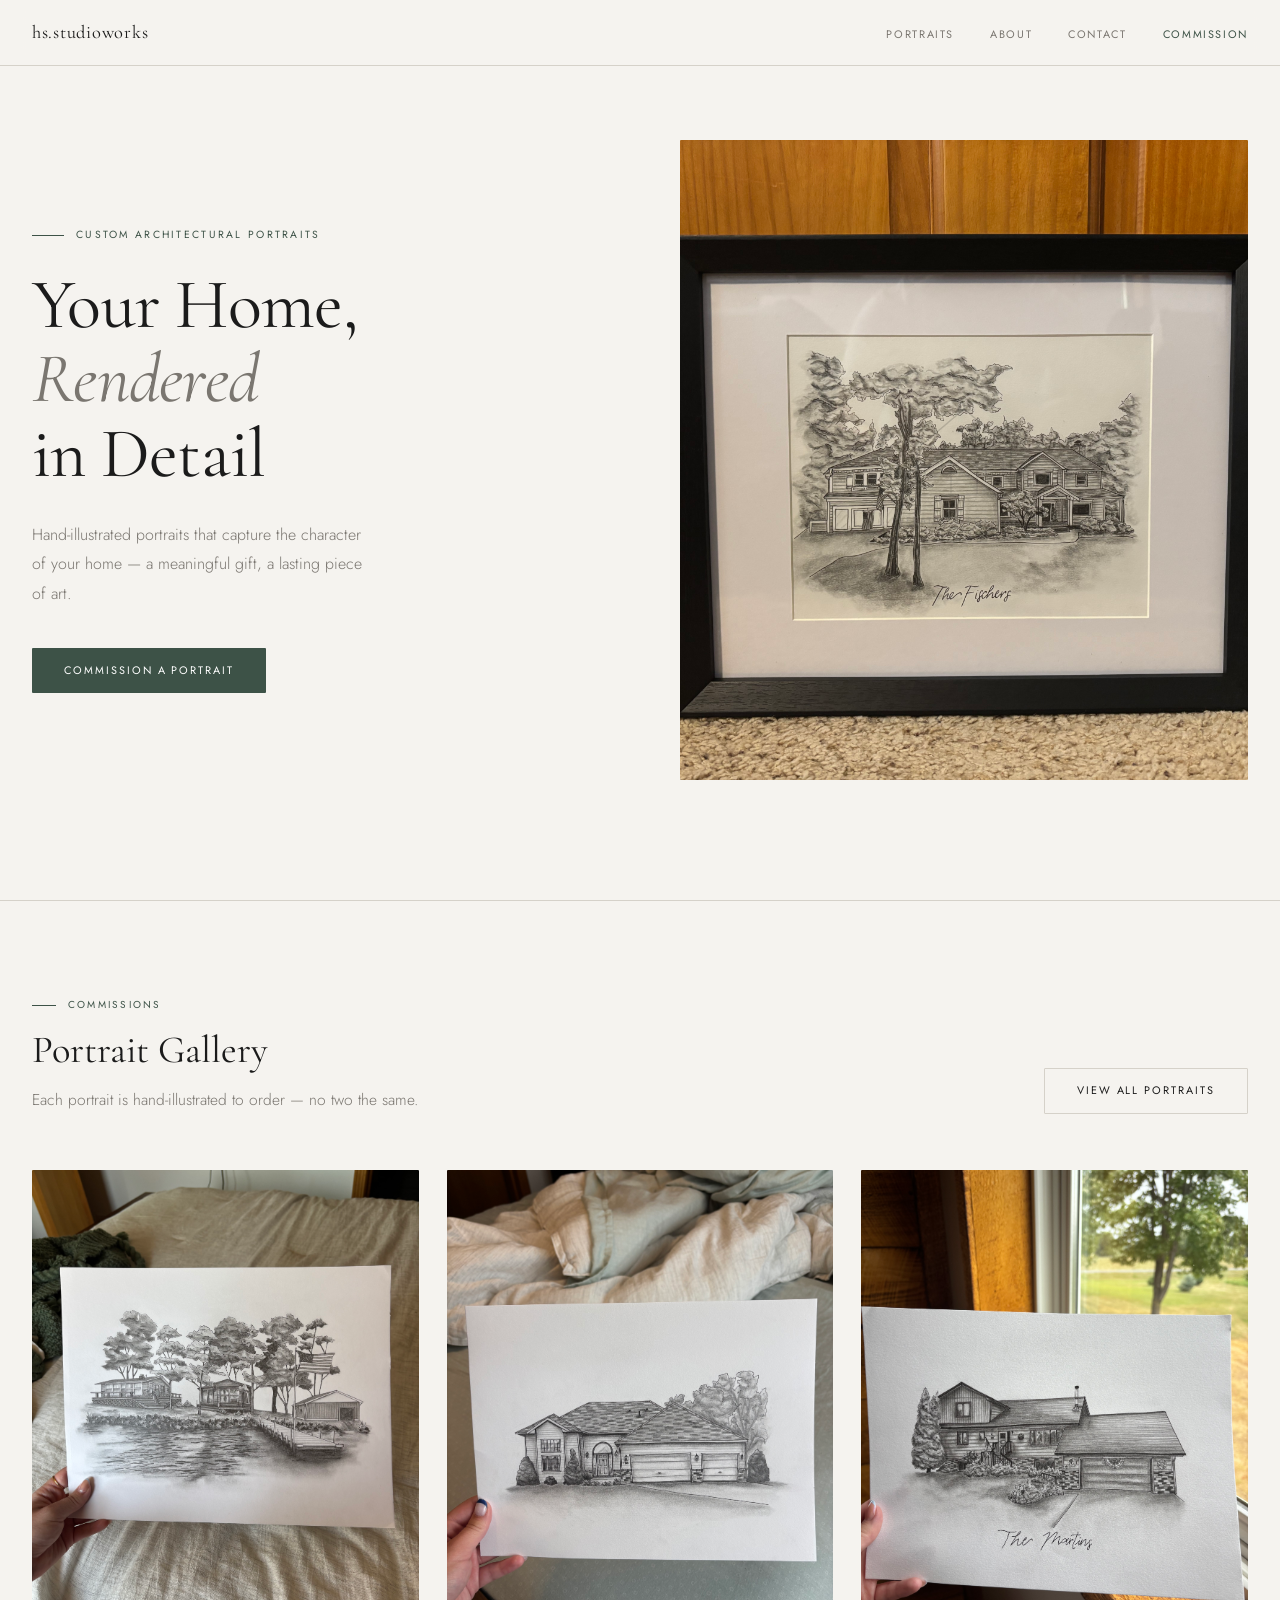
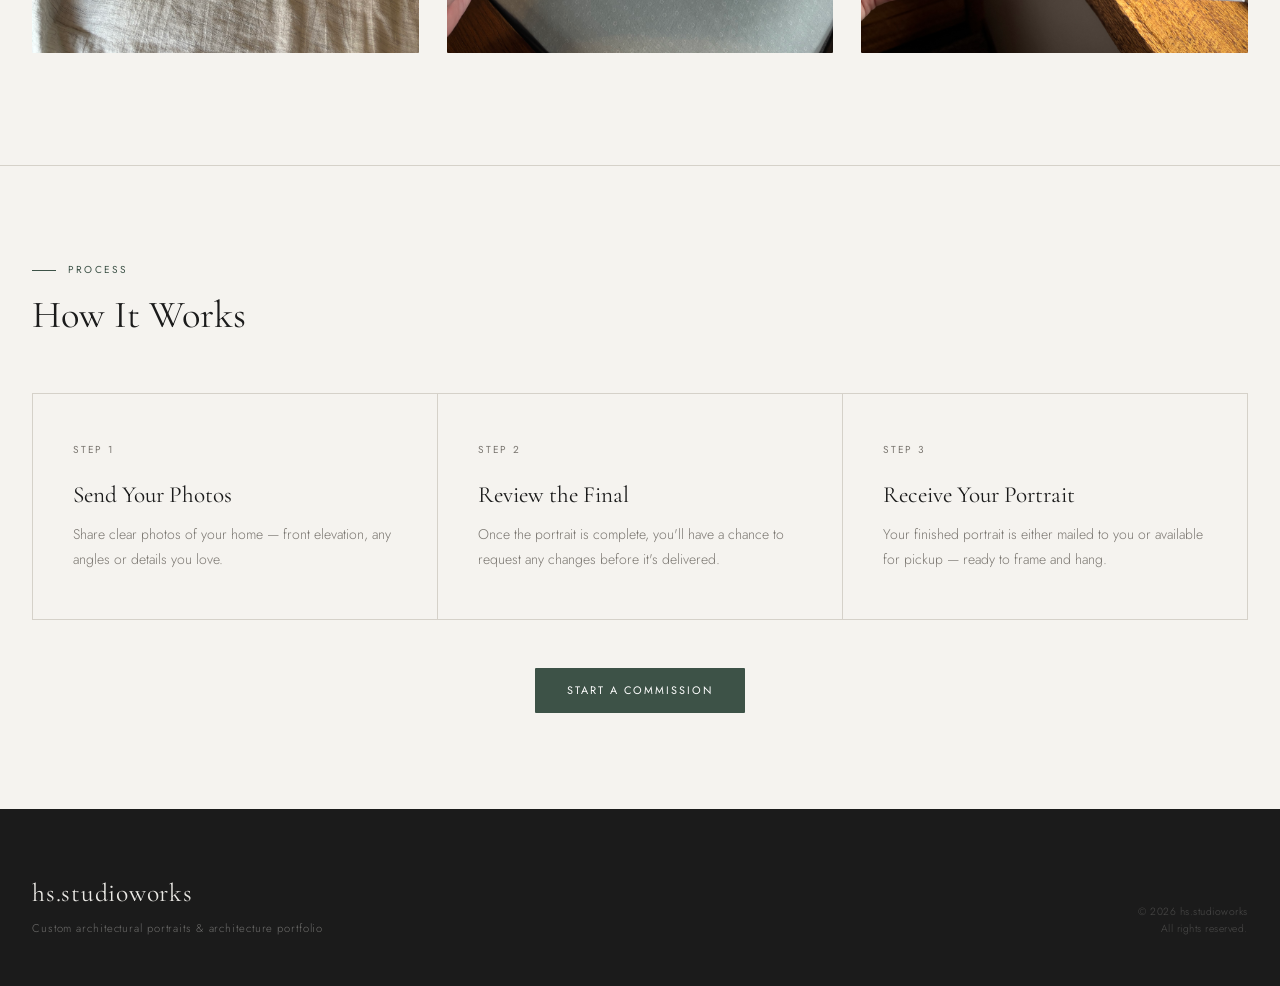
<file: index.html>
<!DOCTYPE html>
<html lang="en">
<head>
  <meta charset="UTF-8">
  <meta name="viewport" content="width=device-width, initial-scale=1.0">
  <title>hs.studioworks — Custom Architectural Portraits</title>
  <meta name="description" content="Hand-illustrated custom house portraits and architecture portfolio by Haley. Commission a portrait of your home today.">
  <link rel="stylesheet" href="css/style.css">
</head>
<body>

<nav class="nav">
  <div class="nav-inner">
    <a href="index.html" class="nav-logo">hs.studioworks</a>
    <button class="nav-toggle" aria-label="Toggle menu"><span></span><span></span><span></span></button>
    <ul class="nav-links">
      <li><a href="portraits.html">Portraits</a></li>
      <li><a href="about.html">About</a></li>
      <li><a href="contact.html">Contact</a></li>
      <li><a href="portraits.html#commission" class="nav-cta">Commission</a></li>
    </ul>
  </div>
</nav>

<!-- Hero -->
<section class="hero">
  <div class="hero-content">
    <p class="hero-eyebrow">Custom Architectural Portraits</p>
    <h1 class="hero-title">Your Home,<br><em>Rendered</em><br>in Detail</h1>
    <p class="hero-body">Hand-illustrated portraits that capture the character of your home — a meaningful gift, a lasting piece of art.</p>
    <div class="hero-btns">
      <a href="portraits.html" class="btn btn-primary">Commission a Portrait</a>
    </div>
  </div>
  <div class="hero-img">
    <img src="images/portraits/featured.jpeg" alt="Featured house portrait" onerror="this.style.display='none'">
    <div class="img-ph">
      <svg width="110" height="110" viewBox="0 0 110 110" fill="none" xmlns="http://www.w3.org/2000/svg">
        <rect x="8" y="58" width="94" height="46" stroke="currentColor" stroke-width="1.5"/>
        <polygon points="8,58 55,18 102,58" fill="none" stroke="currentColor" stroke-width="1.5"/>
        <rect x="42" y="72" width="26" height="32" stroke="currentColor" stroke-width="1"/>
        <rect x="16" y="67" width="17" height="17" stroke="currentColor" stroke-width="1"/>
        <rect x="77" y="67" width="17" height="17" stroke="currentColor" stroke-width="1"/>
        <line x1="55" y1="18" x2="55" y2="12" stroke="currentColor" stroke-width="1"/>
        <line x1="51" y1="12" x2="59" y2="12" stroke="currentColor" stroke-width="1"/>
      </svg>
      <span>Featured portrait</span>
    </div>
  </div>
</section>

<div class="rule"></div>

<!-- Portrait preview -->
<section class="section">
  <div class="container">
    <div class="section-header-row">
      <div>
        <p class="eyebrow">Commissions</p>
        <h2 class="section-title">Portrait Gallery</h2>
        <p class="section-sub">Each portrait is hand-illustrated to order — no two the same.</p>
      </div>
      <a href="portraits.html" class="btn btn-outline">View All Portraits</a>
    </div>
    <div class="gallery" id="home-portraits"></div>
  </div>
</section>

<div class="rule"></div>

<!-- How it works -->
<section class="section">
  <div class="container">
    <div class="section-header">
      <p class="eyebrow">Process</p>
      <h2 class="section-title">How It Works</h2>
    </div>
    <div class="steps">
      <div class="step">
        <span class="step-num">Step 1</span>
        <h3 class="step-title">Send Your Photos</h3>
        <p class="step-body">Share clear photos of your home — front elevation, any angles or details you love.</p>
      </div>
      <div class="step">
        <span class="step-num">Step 2</span>
        <h3 class="step-title">Review the Final</h3>
        <p class="step-body">Once the portrait is complete, you'll have a chance to request any changes before it's delivered.</p>
      </div>
      <div class="step">
        <span class="step-num">Step 3</span>
        <h3 class="step-title">Receive Your Portrait</h3>
        <p class="step-body">Your finished portrait is either mailed to you or available for pickup — ready to frame and hang.</p>
      </div>
    </div>
    <div class="section-footer" style="text-align:center">
      <a href="portraits.html#commission" class="btn btn-primary">Start a Commission</a>
    </div>
  </div>
</section>

<footer class="footer">
  <div class="footer-inner">
    <div>
      <p class="footer-logo">hs.studioworks</p>
      <p class="footer-sub">Custom architectural portraits &amp; architecture portfolio</p>
    </div>
    <p class="footer-copy">&copy; 2026 hs.studioworks<br>All rights reserved.</p>
  </div>
</footer>

<script src="js/main.js"></script>
<script>
  loadGalleries({ portraits: 'home-portraits' });
</script>
</body>
</html>
</file>
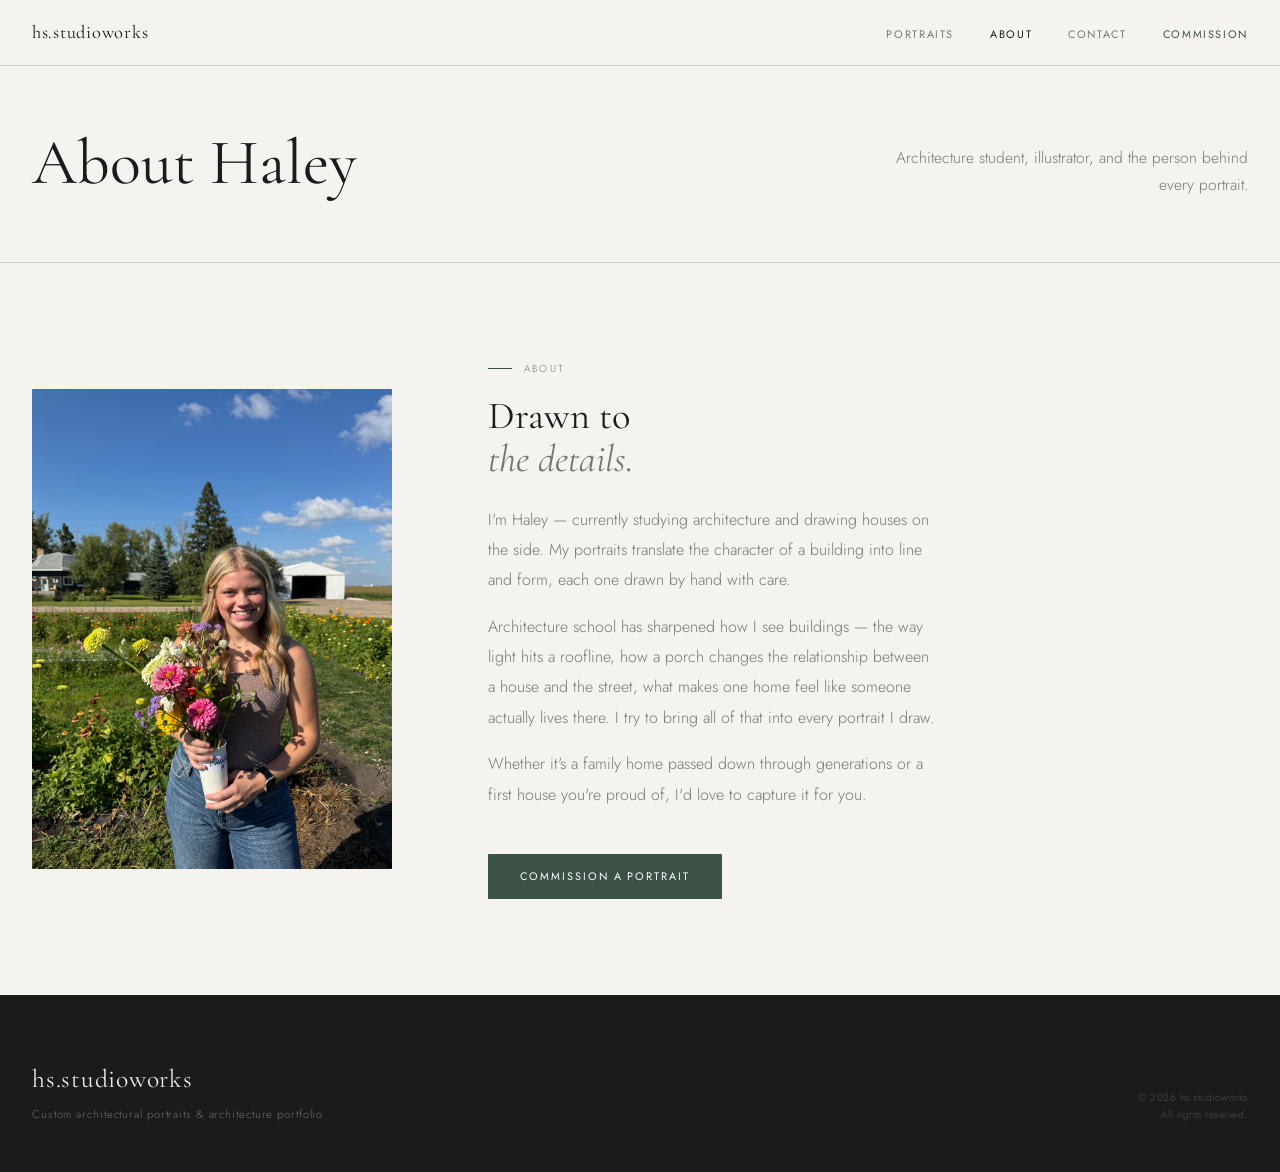
<file: about.html>
<!DOCTYPE html>
<html lang="en">
<head>
  <meta charset="UTF-8">
  <meta name="viewport" content="width=device-width, initial-scale=1.0">
  <title>About — hs.studioworks</title>
  <meta name="description" content="About Haley — architecture student, illustrator, and the person behind every portrait.">
  <link rel="stylesheet" href="css/style.css">
</head>
<body>

<nav class="nav">
  <div class="nav-inner">
    <a href="index.html" class="nav-logo">hs.studioworks</a>
    <button class="nav-toggle" aria-label="Toggle menu"><span></span><span></span><span></span></button>
    <ul class="nav-links">
      <li><a href="portraits.html">Portraits</a></li>
      <li><a href="about.html" class="active">About</a></li>
      <li><a href="contact.html">Contact</a></li>
      <li><a href="portraits.html#commission" class="nav-cta">Commission</a></li>
    </ul>
  </div>
</nav>

<div class="page-header">
  <div class="container">
    <h1>About Haley</h1>
    <p>Architecture student, illustrator, and the person behind every portrait.</p>
  </div>
</div>

<section class="section">
  <div class="container">
    <div class="about-grid">
      <div class="about-img">
        <img src="images/Haley-portrait.jpeg" alt="Haley" onload="this.nextElementSibling.style.display='none'" onerror="this.style.display='none'">
        <div class="about-img-ph"></div>
      </div>
      <div class="about-content">
        <p class="eyebrow">About</p>
        <h2>Drawn to<br><em>the details.</em></h2>
        <p>I'm Haley — currently studying architecture and drawing houses on the side. My portraits translate the character of a building into line and form, each one drawn by hand with care.</p>
        <p>Architecture school has sharpened how I see buildings — the way light hits a roofline, how a porch changes the relationship between a house and the street, what makes one home feel like someone actually lives there. I try to bring all of that into every portrait I draw.</p>
        <p>Whether it's a family home passed down through generations or a first house you're proud of, I'd love to capture it for you.</p>
        <a href="portraits.html#commission" class="btn btn-primary" style="margin-top:1.75rem">Commission a Portrait</a>
      </div>
    </div>
  </div>
</section>

<footer class="footer">
  <div class="footer-inner">
    <div>
      <p class="footer-logo">hs.studioworks</p>
      <p class="footer-sub">Custom architectural portraits &amp; architecture portfolio</p>
    </div>
    <p class="footer-copy">&copy; 2026 hs.studioworks<br>All rights reserved.</p>
  </div>
</footer>

<script src="js/main.js"></script>
</body>
</html>
</file>
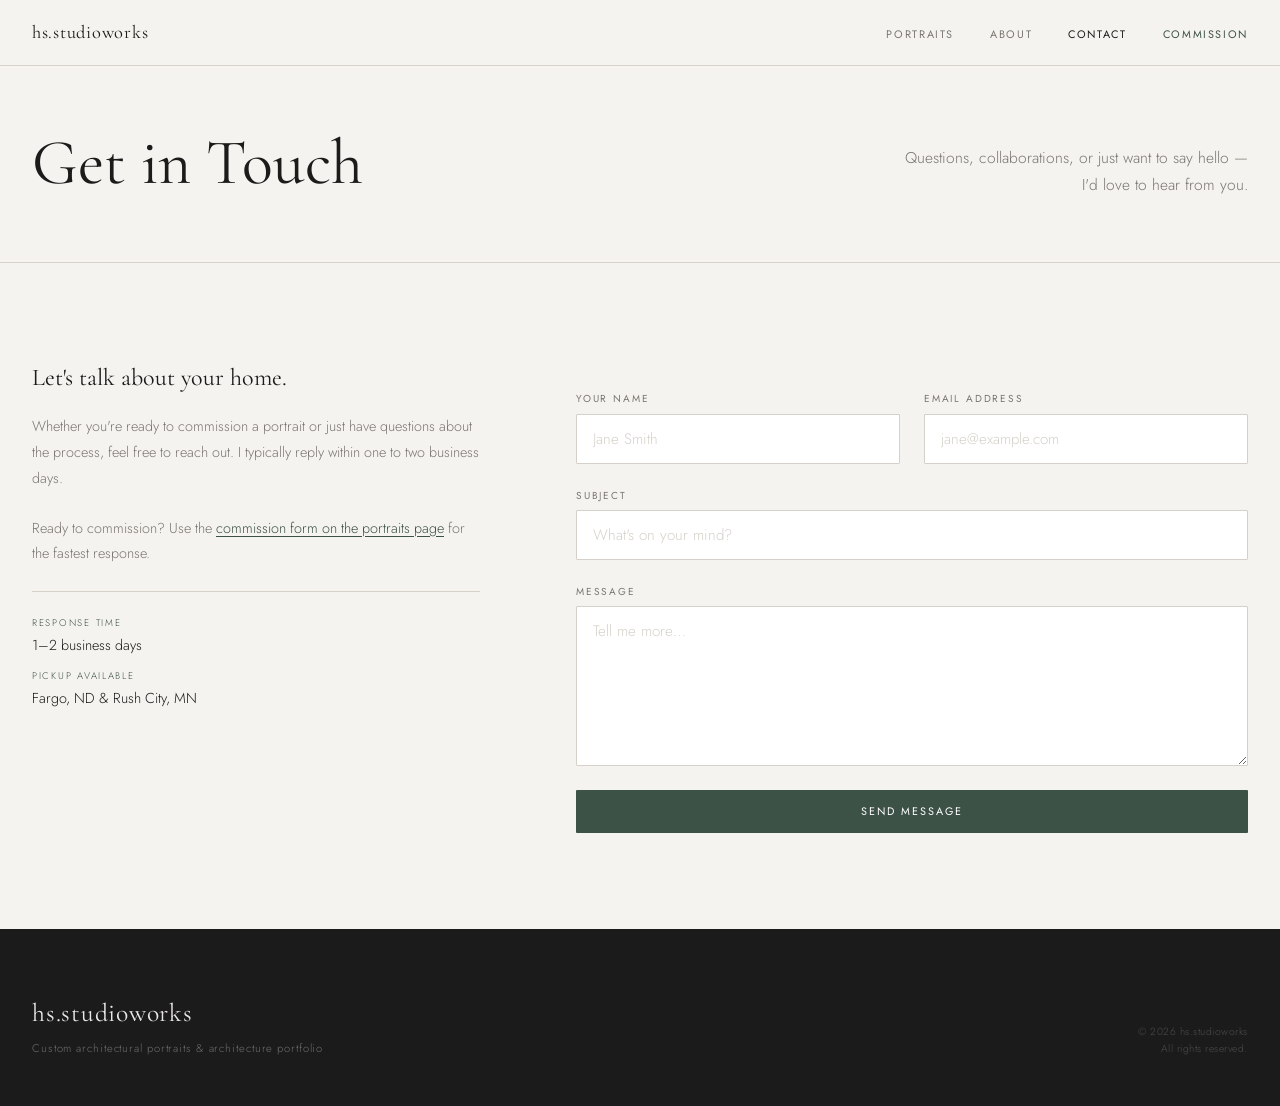
<file: contact.html>
<!DOCTYPE html>
<html lang="en">
<head>
  <meta charset="UTF-8">
  <meta name="viewport" content="width=device-width, initial-scale=1.0">
  <title>Contact — hs.studioworks</title>
  <meta name="description" content="Get in touch — questions, collaborations, or to start a portrait commission.">
  <link rel="stylesheet" href="css/style.css">
</head>
<body>

<nav class="nav">
  <div class="nav-inner">
    <a href="index.html" class="nav-logo">hs.studioworks</a>
    <button class="nav-toggle" aria-label="Toggle menu"><span></span><span></span><span></span></button>
    <ul class="nav-links">
      <li><a href="portraits.html">Portraits</a></li>
      <li><a href="about.html">About</a></li>
      <li><a href="contact.html" class="active">Contact</a></li>
      <li><a href="portraits.html#commission" class="nav-cta">Commission</a></li>
    </ul>
  </div>
</nav>

<div class="page-header">
  <div class="container">
    <h1>Get in Touch</h1>
    <p>Questions, collaborations, or just want to say hello — I'd love to hear from you.</p>
  </div>
</div>

<section class="section">
  <div class="container">
    <div class="contact-grid">
      <div class="contact-info">
        <h3>Let's talk about your home.</h3>
        <p>Whether you're ready to commission a portrait or just have questions about the process, feel free to reach out. I typically reply within one to two business days.</p>
        <p>Ready to commission? Use the <a href="portraits.html#commission" style="color:var(--accent);text-decoration:underline;text-underline-offset:3px;">commission form on the portraits page</a> for the fastest response.</p>
        <div class="contact-detail">
          <div class="contact-detail-item">
            <span class="contact-detail-label">Response time</span>
            <span class="contact-detail-value">1–2 business days</span>
          </div>
          <div class="contact-detail-item">
            <span class="contact-detail-label">Pickup available</span>
            <span class="contact-detail-value">Fargo, ND &amp; Rush City, MN</span>
          </div>
        </div>
      </div>
      <div>
        <form class="form" action="https://formspree.io/f/mrpgljdl" method="POST">
          <div class="form-row">
            <div class="form-group">
              <label for="name">Your Name</label>
              <input type="text" id="name" name="name" placeholder="Jane Smith" required>
            </div>
            <div class="form-group">
              <label for="email">Email Address</label>
              <input type="email" id="email" name="email" placeholder="jane@example.com" required>
            </div>
          </div>
          <div class="form-group">
            <label for="subject">Subject</label>
            <input type="text" id="subject" name="subject" placeholder="What's on your mind?">
          </div>
          <div class="form-group">
            <label for="message">Message</label>
            <textarea id="message" name="message" rows="6" placeholder="Tell me more…" required></textarea>
          </div>
          <button type="submit" class="btn btn-primary btn-full">Send Message</button>
        </form>
      </div>
    </div>
  </div>
</section>

<footer class="footer">
  <div class="footer-inner">
    <div>
      <p class="footer-logo">hs.studioworks</p>
      <p class="footer-sub">Custom architectural portraits &amp; architecture portfolio</p>
    </div>
    <p class="footer-copy">&copy; 2026 hs.studioworks<br>All rights reserved.</p>
  </div>
</footer>

<script src="js/main.js"></script>
</body>
</html>
</file>
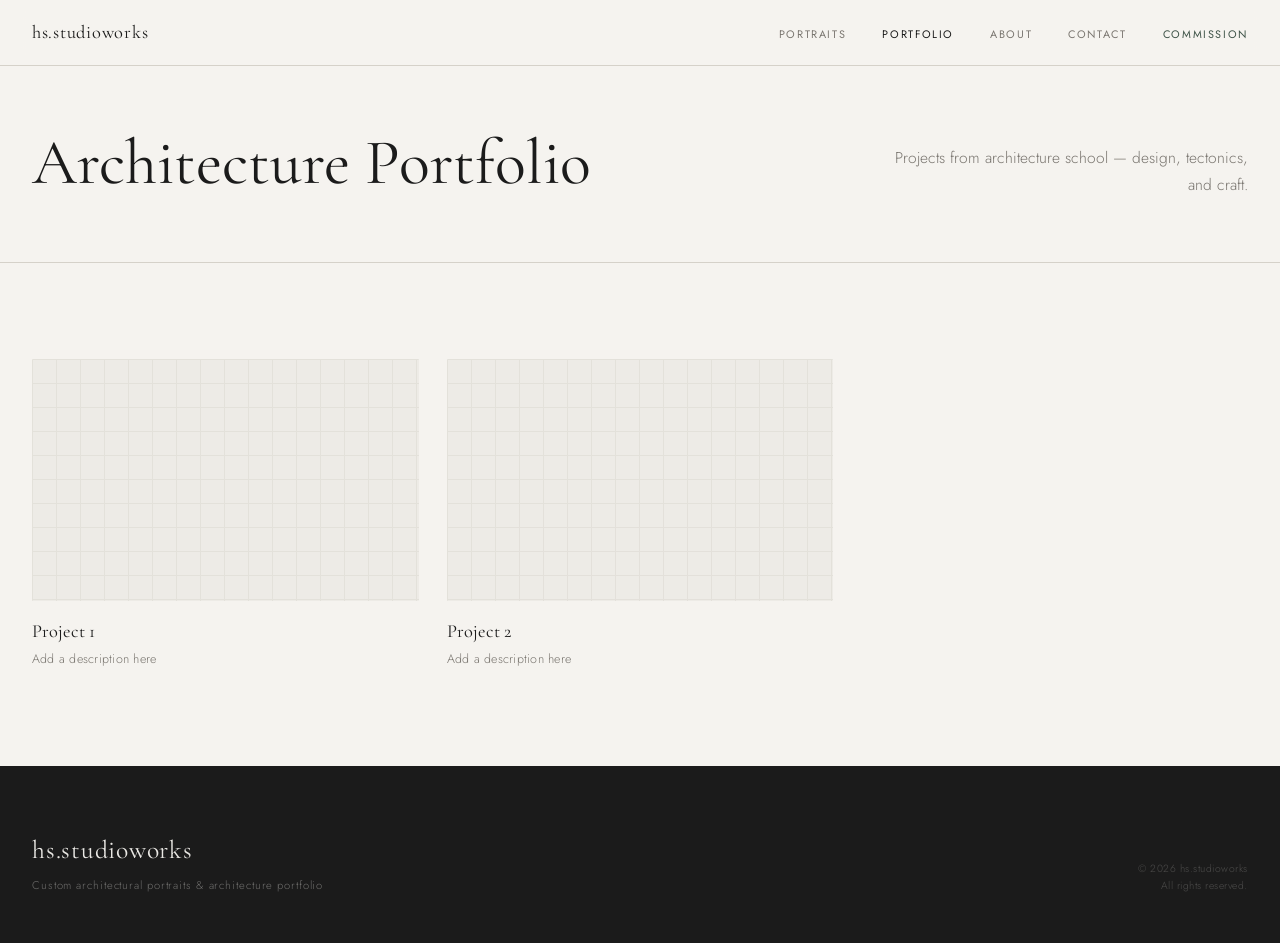
<file: portfolio.html>
<!DOCTYPE html>
<html lang="en">
<head>
  <meta charset="UTF-8">
  <meta name="viewport" content="width=device-width, initial-scale=1.0">
  <title>Portfolio — hs.studioworks</title>
  <meta name="description" content="Architecture school portfolio — design, tectonics, and craft.">
  <link rel="stylesheet" href="css/style.css">
</head>
<body>

<nav class="nav">
  <div class="nav-inner">
    <a href="index.html" class="nav-logo">hs.studioworks</a>
    <button class="nav-toggle" aria-label="Toggle menu"><span></span><span></span><span></span></button>
    <ul class="nav-links">
      <li><a href="portraits.html">Portraits</a></li>
      <li><a href="portfolio.html" class="active">Portfolio</a></li>
      <li><a href="about.html">About</a></li>
      <li><a href="contact.html">Contact</a></li>
      <li><a href="portraits.html#commission" class="nav-cta">Commission</a></li>
    </ul>
  </div>
</nav>

<div class="page-header">
  <div class="container">
    <h1>Architecture Portfolio</h1>
    <p>Projects from architecture school — design, tectonics, and craft.</p>
  </div>
</div>

<section class="section">
  <div class="container">
    <div class="gallery" id="portfolio-gallery"></div>
  </div>
</section>

<footer class="footer">
  <div class="footer-inner">
    <div>
      <p class="footer-logo">hs.studioworks</p>
      <p class="footer-sub">Custom architectural portraits &amp; architecture portfolio</p>
    </div>
    <p class="footer-copy">&copy; 2026 hs.studioworks<br>All rights reserved.</p>
  </div>
</footer>

<script src="js/main.js"></script>
<script>loadGalleries({ portfolio: 'portfolio-gallery' });</script>
</body>
</html>
</file>
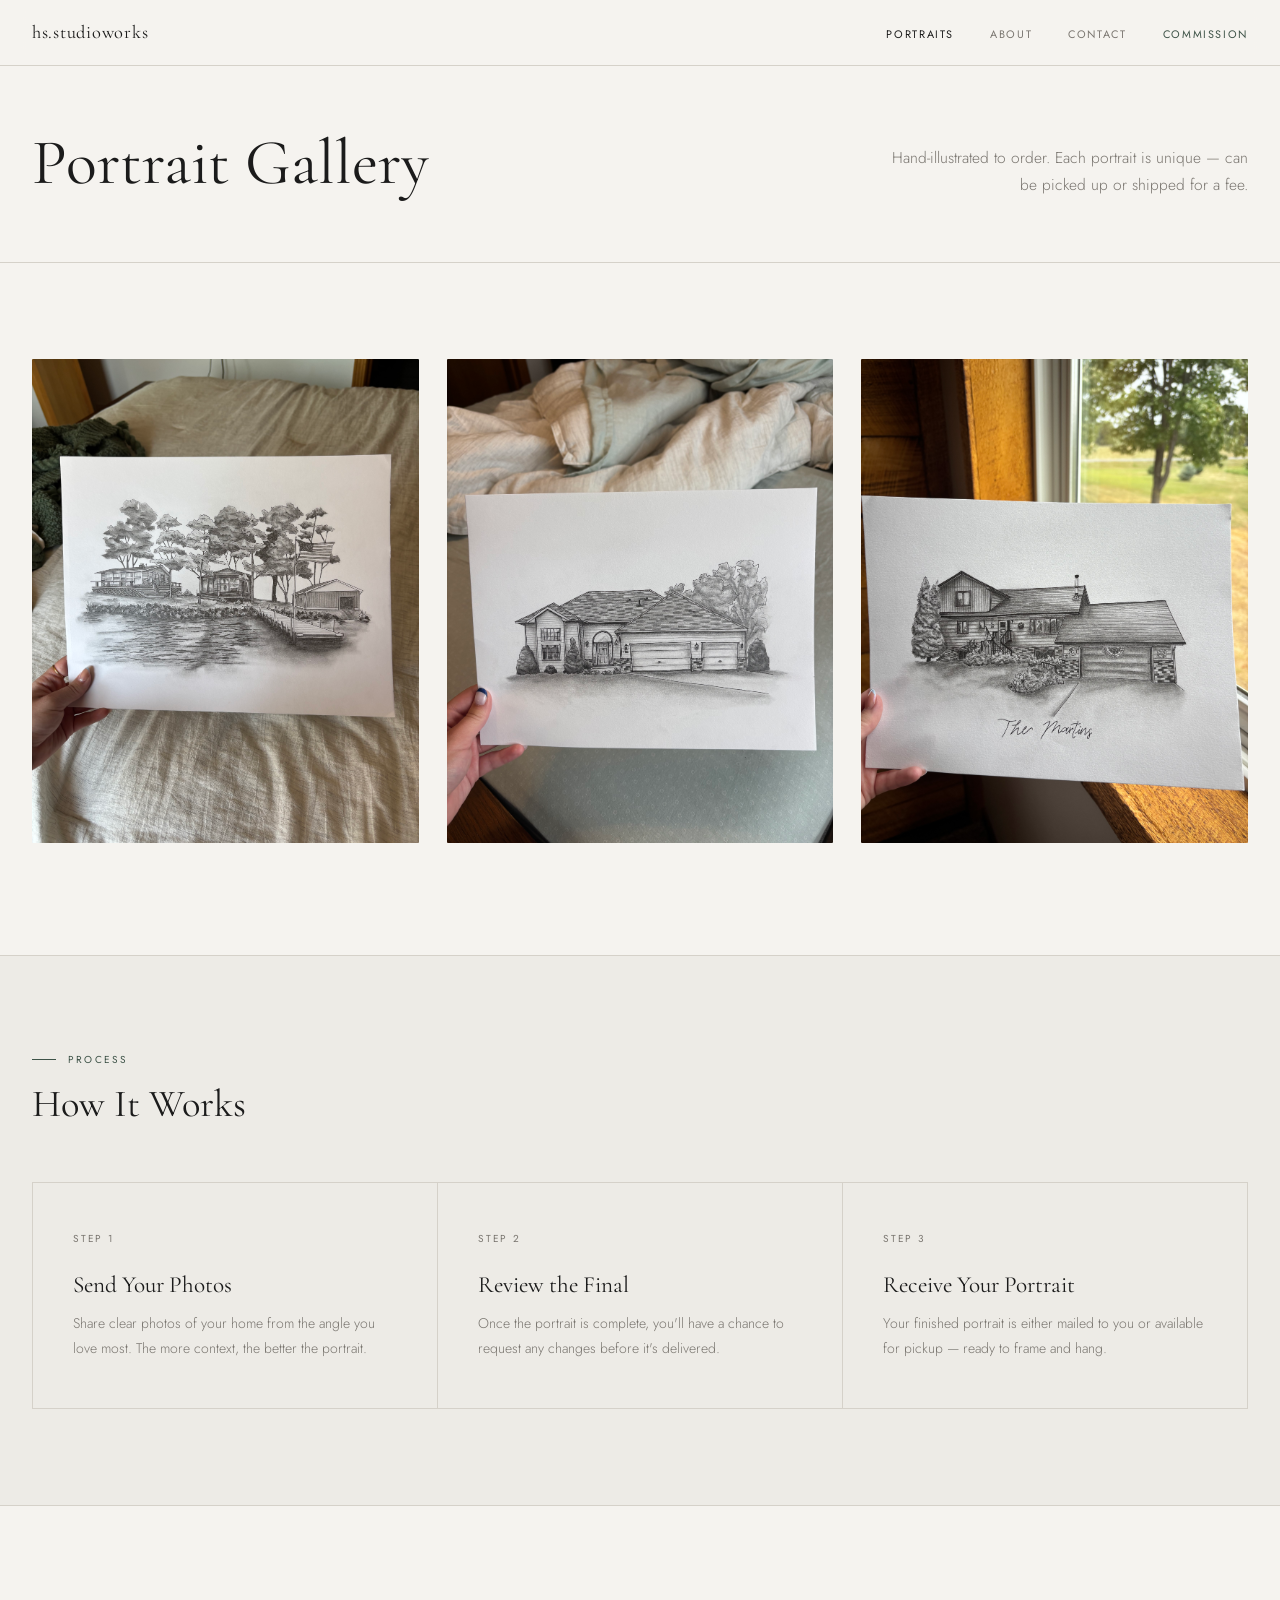
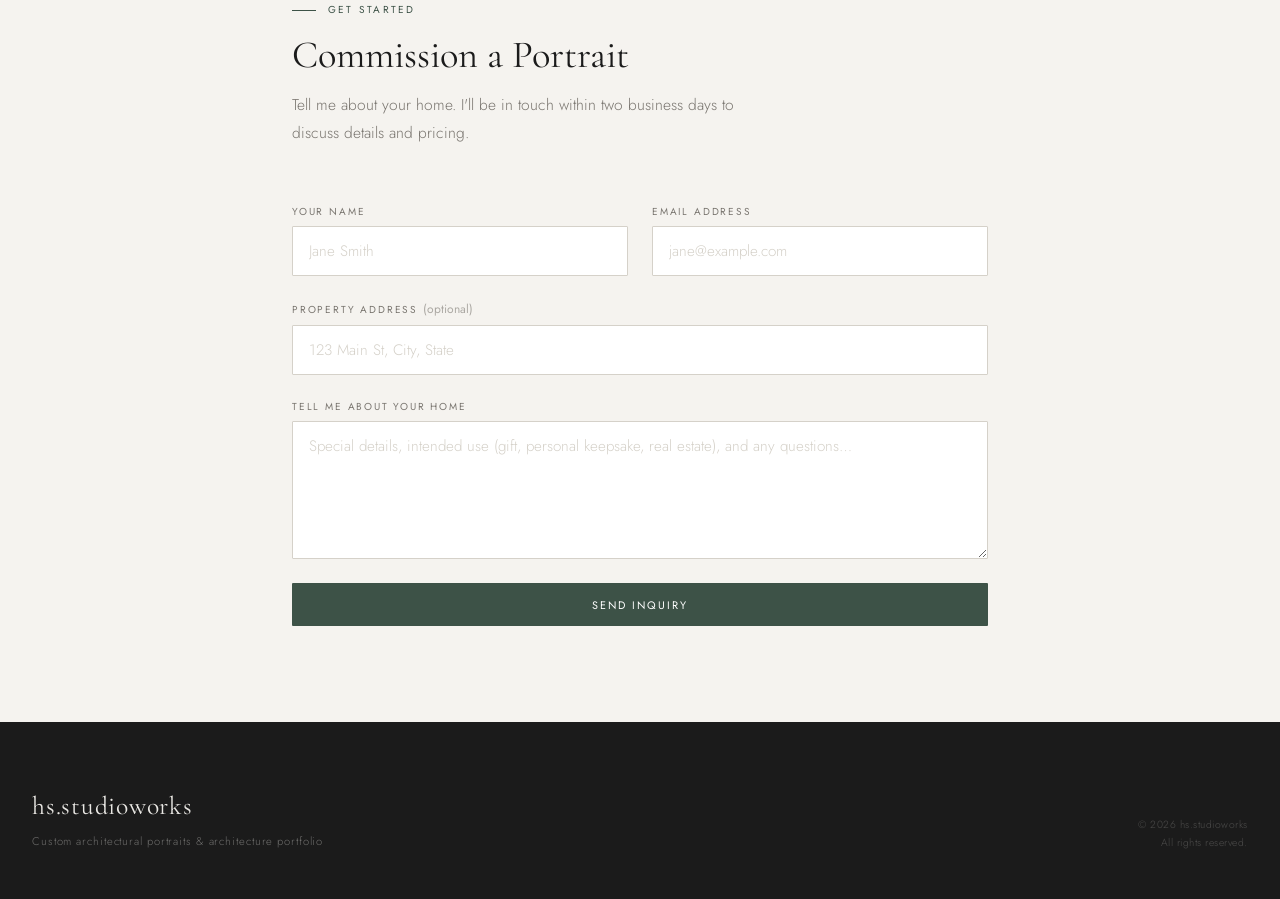
<file: portraits.html>
<!DOCTYPE html>
<html lang="en">
<head>
  <meta charset="UTF-8">
  <meta name="viewport" content="width=device-width, initial-scale=1.0">
  <title>Portraits — hs.studioworks</title>
  <meta name="description" content="Commission a hand-illustrated portrait of your home. View the gallery and start your order.">
  <link rel="stylesheet" href="css/style.css">
</head>
<body>

<nav class="nav">
  <div class="nav-inner">
    <a href="index.html" class="nav-logo">hs.studioworks</a>
    <button class="nav-toggle" aria-label="Toggle menu"><span></span><span></span><span></span></button>
    <ul class="nav-links">
      <li><a href="portraits.html" class="active">Portraits</a></li>
      <li><a href="about.html">About</a></li>
      <li><a href="contact.html">Contact</a></li>
      <li><a href="#commission" class="nav-cta">Commission</a></li>
    </ul>
  </div>
</nav>

<div class="page-header">
  <div class="container">
    <h1>Portrait Gallery</h1>
    <p>Hand-illustrated to order. Each portrait is unique — can be picked up or shipped for a fee.</p>
  </div>
</div>

<section class="section">
  <div class="container">
    <div class="gallery" id="portraits-gallery"></div>
  </div>
</section>

<div class="rule"></div>

<section class="section section-alt">
  <div class="container">
    <div class="section-header">
      <p class="eyebrow">Process</p>
      <h2 class="section-title">How It Works</h2>
    </div>
    <div class="steps">
      <div class="step">
        <span class="step-num">Step 1</span>
        <h3 class="step-title">Send Your Photos</h3>
        <p class="step-body">Share clear photos of your home from the angle you love most. The more context, the better the portrait.</p>
      </div>
      <div class="step">
        <span class="step-num">Step 2</span>
        <h3 class="step-title">Review the Final</h3>
        <p class="step-body">Once the portrait is complete, you'll have a chance to request any changes before it's delivered.</p>
      </div>
      <div class="step">
        <span class="step-num">Step 3</span>
        <h3 class="step-title">Receive Your Portrait</h3>
        <p class="step-body">Your finished portrait is either mailed to you or available for pickup — ready to frame and hang.</p>
      </div>
    </div>
  </div>
</section>

<div class="rule"></div>

<section class="section" id="commission">
  <div class="container-narrow">
    <div class="section-header">
      <p class="eyebrow">Get Started</p>
      <h2 class="section-title">Commission a Portrait</h2>
      <p class="section-sub">Tell me about your home. I'll be in touch within two business days to discuss details and pricing.</p>
    </div>
    <form class="form" action="https://formspree.io/f/mrpgljdl" method="POST">
      <div class="form-row">
        <div class="form-group">
          <label for="name">Your Name</label>
          <input type="text" id="name" name="name" placeholder="Jane Smith" required>
        </div>
        <div class="form-group">
          <label for="email">Email Address</label>
          <input type="email" id="email" name="email" placeholder="jane@example.com" required>
        </div>
      </div>
      <div class="form-group">
        <label for="address">Property Address <span>(optional)</span></label>
        <input type="text" id="address" name="address" placeholder="123 Main St, City, State">
      </div>

      <div class="form-group">
        <label for="message">Tell me about your home</label>
        <textarea id="message" name="message" rows="5" placeholder="Special details, intended use (gift, personal keepsake, real estate), and any questions…"></textarea>
      </div>
      <button type="submit" class="btn btn-primary btn-full">Send Inquiry</button>
    </form>
  </div>
</section>

<footer class="footer">
  <div class="footer-inner">
    <div>
      <p class="footer-logo">hs.studioworks</p>
      <p class="footer-sub">Custom architectural portraits &amp; architecture portfolio</p>
    </div>
    <p class="footer-copy">&copy; 2026 hs.studioworks<br>All rights reserved.</p>
  </div>
</footer>

<script src="js/main.js"></script>
<script>loadGalleries({ portraits: 'portraits-gallery' });</script>
</body>
</html>
</file>
<file: css/style.css>
@import url('https://fonts.googleapis.com/css2?family=Cormorant+Garamond:ital,wght@0,300;0,400;0,500;1,300;1,400;1,500&family=Jost:wght@300;400;500&display=swap');

/* ── Tokens ── */
:root {
  --bg:         #F5F3EF;
  --bg-alt:     #EDEBE6;
  --surface:    #FFFFFF;
  --text:       #1B1B1B;
  --text-muted: #7A7670;
  --accent:     #3D5247;
  --accent-h:   #2C3E36;
  --border:     #D5D1C9;
  --ff-d:       'Cormorant Garamond', Georgia, serif;
  --ff-b:       'Jost', system-ui, sans-serif;
  --dur:        220ms;
  --ease:       cubic-bezier(.22,.68,0,1.2);
}
@media (prefers-color-scheme: dark) {
  :root:not([data-theme="light"]) {
    --bg:        #191C1A;
    --bg-alt:    #222724;
    --surface:   #2B302D;
    --text:      #EDEAE4;
    --text-muted:#9A9691;
    --accent:    #7FA896;
    --accent-h:  #96BEA8;
    --border:    #353A37;
  }
}
:root[data-theme="dark"] {
  --bg:        #191C1A;
  --bg-alt:    #222724;
  --surface:   #2B302D;
  --text:      #EDEAE4;
  --text-muted:#9A9691;
  --accent:    #7FA896;
  --accent-h:  #96BEA8;
  --border:    #353A37;
}

/* ── Reset ── */
*,*::before,*::after { box-sizing: border-box; margin: 0; padding: 0; }
img { max-width: 100%; display: block; }
a { text-decoration: none; color: inherit; }
button { font-family: inherit; cursor: pointer; }
html { scroll-behavior: smooth; }

/* ── Base ── */
body {
  font-family: var(--ff-b);
  background: var(--bg);
  color: var(--text);
  font-size: 1rem;
  line-height: 1.6;
  font-weight: 300;
  -webkit-font-smoothing: antialiased;
}

/* ── Nav ── */
.nav {
  position: fixed;
  inset: 0 0 auto;
  z-index: 100;
  background: color-mix(in srgb, var(--bg) 90%, transparent);
  backdrop-filter: blur(12px);
  -webkit-backdrop-filter: blur(12px);
  border-bottom: 1px solid var(--border);
}
.nav-inner {
  max-width: 1280px;
  margin: 0 auto;
  padding: 1.1rem 2rem;
  display: flex;
  align-items: center;
  justify-content: space-between;
}
.nav-logo {
  font-family: var(--ff-d);
  font-size: 1.15rem;
  font-weight: 400;
  letter-spacing: 0.04em;
}
.nav-links {
  display: flex;
  align-items: center;
  gap: 2.25rem;
  list-style: none;
}
.nav-links a {
  font-size: 0.68rem;
  font-weight: 400;
  letter-spacing: 0.15em;
  text-transform: uppercase;
  color: var(--text-muted);
  transition: color var(--dur);
}
.nav-links a:hover,
.nav-links a.active { color: var(--text); }
.nav-links .nav-cta { color: var(--accent); }
.nav-toggle { display: none; }

/* ── Hero ── */
.hero {
  min-height: 100dvh;
  display: grid;
  grid-template-columns: 1fr 1fr;
  max-width: 1280px;
  margin: 0 auto;
  padding: 100px 2rem 5rem;
  gap: 5rem;
  align-items: center;
}
.hero-eyebrow {
  font-size: 0.65rem;
  font-weight: 400;
  letter-spacing: 0.22em;
  text-transform: uppercase;
  color: var(--accent);
  margin-bottom: 1.5rem;
  display: flex;
  align-items: center;
  gap: 0.75rem;
}
.hero-eyebrow::before {
  content: '';
  display: block;
  width: 2rem;
  height: 1px;
  background: var(--accent);
  flex-shrink: 0;
}
.hero-title {
  font-family: var(--ff-d);
  font-size: clamp(3rem, 5.5vw, 5.2rem);
  font-weight: 400;
  line-height: 1.06;
  letter-spacing: -0.01em;
  text-wrap: balance;
  margin-bottom: 1.75rem;
}
.hero-title em { font-style: italic; color: var(--text-muted); }
.hero-body {
  font-size: 1rem;
  color: var(--text-muted);
  max-width: 38ch;
  line-height: 1.85;
  margin-bottom: 2.5rem;
  font-weight: 300;
}
.hero-btns { display: flex; gap: 1rem; flex-wrap: wrap; }
.hero-img {
  height: 640px;
  background: var(--bg-alt);
  border-radius: 1px;
  overflow: hidden;
  position: relative;
  display: flex;
  align-items: center;
  justify-content: center;
}
.hero-img img { width: 100%; height: 100%; object-fit: cover; }
.img-ph {
  position: absolute;
  inset: 0;
  display: flex;
  flex-direction: column;
  align-items: center;
  justify-content: center;
  gap: 0.8rem;
}
.img-ph svg { opacity: 0.16; }
.img-ph span {
  font-size: 0.6rem;
  letter-spacing: 0.2em;
  text-transform: uppercase;
  color: var(--text-muted);
  opacity: 0.55;
}

/* ── Page header (interior pages) ── */
.page-header {
  padding: 8rem 0 4rem;
  border-bottom: 1px solid var(--border);
}
.page-header .container {
  display: flex;
  justify-content: space-between;
  align-items: flex-end;
}
.page-header h1 {
  font-family: var(--ff-d);
  font-size: clamp(2.5rem, 5vw, 4rem);
  font-weight: 400;
  line-height: 1.1;
}
.page-header p {
  font-size: 0.975rem;
  color: var(--text-muted);
  font-weight: 300;
  max-width: 40ch;
  line-height: 1.75;
  text-align: right;
}

/* ── Buttons ── */
.btn {
  display: inline-flex;
  align-items: center;
  gap: 0.5rem;
  padding: 0.85rem 2rem;
  font-family: var(--ff-b);
  font-size: 0.68rem;
  font-weight: 400;
  letter-spacing: 0.18em;
  text-transform: uppercase;
  border: none;
  border-radius: 1px;
  transition: background var(--dur), border-color var(--dur), color var(--dur);
}
.btn-primary { background: var(--accent); color: #fff; }
.btn-primary:hover { background: var(--accent-h); }
.btn-outline {
  background: transparent;
  color: var(--text);
  border: 1px solid var(--border);
}
.btn-outline:hover { border-color: var(--text); }
.btn-full { width: 100%; justify-content: center; }

/* ── Rule ── */
.rule { height: 1px; background: var(--border); }

/* ── Sections ── */
.section { padding: 6rem 0; }
.section-alt { background: var(--bg-alt); }
.container { max-width: 1280px; margin: 0 auto; padding: 0 2rem; }
.container-narrow { max-width: 760px; margin: 0 auto; padding: 0 2rem; }

.eyebrow {
  font-size: 0.63rem;
  font-weight: 400;
  letter-spacing: 0.22em;
  text-transform: uppercase;
  color: var(--accent);
  margin-bottom: 0.9rem;
  display: flex;
  align-items: center;
  gap: 0.75rem;
}
.eyebrow::before {
  content: '';
  display: block;
  width: 1.5rem;
  height: 1px;
  background: var(--accent);
  flex-shrink: 0;
}
.section-title {
  font-family: var(--ff-d);
  font-size: clamp(1.9rem, 3vw, 2.8rem);
  font-weight: 400;
  line-height: 1.15;
  text-wrap: balance;
}
.section-sub {
  margin-top: 0.9rem;
  color: var(--text-muted);
  font-size: 0.975rem;
  max-width: 50ch;
  font-weight: 300;
  line-height: 1.8;
}
.section-header { margin-bottom: 3.5rem; }
.section-header-row {
  display: flex;
  justify-content: space-between;
  align-items: flex-end;
  flex-wrap: wrap;
  gap: 1rem;
  margin-bottom: 3.5rem;
}
.section-footer { margin-top: 3rem; }

/* ── Gallery ── */
.gallery {
  display: grid;
  grid-template-columns: repeat(3, 1fr);
  gap: 1.75rem;
}
.gc { display: flex; flex-direction: column; }
.gc-img {
  background: var(--bg-alt);
  border-radius: 1px;
  overflow: hidden;
  position: relative;
  margin-bottom: 1rem;
  transition: transform var(--dur) var(--ease);
}
.gc-img.portrait-ratio { aspect-ratio: 4/5; }
.gc-img.portfolio-ratio { aspect-ratio: 16/10; }
.gc:hover .gc-img { transform: translateY(-3px); }
.gc-img img { width: 100%; height: 100%; object-fit: cover; transition: transform 380ms var(--ease); }
.gc:hover .gc-img img { transform: scale(1.03); }
.gc-grid-ph {
  position: absolute;
  inset: 0;
  background-image:
    linear-gradient(var(--border) 1px, transparent 1px),
    linear-gradient(90deg, var(--border) 1px, transparent 1px);
  background-size: 24px 24px;
  opacity: 0.4;
}
.gc-name { font-family: var(--ff-d); font-size: 1.15rem; font-weight: 400; margin-bottom: 0.2rem; }
.gc-desc { font-size: 0.78rem; color: var(--text-muted); font-weight: 300; letter-spacing: 0.02em; }
.gc-price { margin-top: 0.45rem; font-size: 0.73rem; font-weight: 400; color: var(--accent); letter-spacing: 0.06em; }

/* ── Steps ── */
.steps {
  display: grid;
  grid-template-columns: repeat(3, 1fr);
  border-top: 1px solid var(--border);
  border-left: 1px solid var(--border);
}
.step {
  padding: 3rem 2.5rem;
  border-right: 1px solid var(--border);
  border-bottom: 1px solid var(--border);
}
.step-num {
  font-size: 0.63rem;
  font-weight: 400;
  letter-spacing: 0.18em;
  text-transform: uppercase;
  color: var(--text-muted);
  margin-bottom: 1.5rem;
  display: block;
}
.step-title { font-family: var(--ff-d); font-size: 1.45rem; font-weight: 400; margin-bottom: 0.75rem; line-height: 1.2; }
.step-body { font-size: 0.875rem; color: var(--text-muted); font-weight: 300; line-height: 1.75; }

/* ── About ── */
.about-grid { display: grid; grid-template-columns: 360px 1fr; gap: 6rem; align-items: center; }
.about-img {
  aspect-ratio: 3/4;
  background: var(--bg-alt);
  border-radius: 1px;
  overflow: hidden;
  position: relative;
}
.about-img img { width: 100%; height: 100%; object-fit: cover; }
.about-img-ph {
  position: absolute;
  inset: 0;
  background-image:
    linear-gradient(var(--border) 1px, transparent 1px),
    linear-gradient(90deg, var(--border) 1px, transparent 1px);
  background-size: 32px 32px;
  opacity: 0.3;
}
.about-content h2 {
  font-family: var(--ff-d);
  font-size: clamp(2.2rem, 3vw, 3rem);
  font-weight: 400;
  line-height: 1.12;
  margin-bottom: 1.5rem;
  text-wrap: balance;
}
.about-content h2 em { font-style: italic; color: var(--text-muted); }
.about-content p { color: var(--text-muted); font-weight: 300; line-height: 1.9; margin-bottom: 1rem; max-width: 50ch; }

/* ── Form ── */
.form { display: flex; flex-direction: column; gap: 1.5rem; margin-top: 2rem; }
.form-row { display: grid; grid-template-columns: 1fr 1fr; gap: 1.5rem; }
.form-group { display: flex; flex-direction: column; gap: 0.4rem; }
.form-group label {
  font-size: 0.63rem;
  font-weight: 400;
  letter-spacing: 0.18em;
  text-transform: uppercase;
  color: var(--text-muted);
}
.form-group label span { opacity: 0.6; text-transform: none; letter-spacing: 0; font-size: 0.75rem; }
.form-group input,
.form-group textarea,
.form-group select {
  font-family: var(--ff-b);
  font-size: 0.95rem;
  font-weight: 300;
  padding: 0.8rem 1rem;
  background: var(--surface);
  color: var(--text);
  border: 1px solid var(--border);
  border-radius: 1px;
  width: 100%;
  transition: border-color var(--dur);
  appearance: none;
  -webkit-appearance: none;
}
.form-group input::placeholder,
.form-group textarea::placeholder { color: var(--border); }
.form-group input:focus,
.form-group textarea:focus,
.form-group select:focus { outline: none; border-color: var(--accent); }
.form-group textarea { resize: vertical; }
.select-wrap { position: relative; }
.select-wrap::after {
  content: '↓';
  position: absolute;
  right: 1rem;
  top: 50%;
  transform: translateY(-50%);
  font-size: 0.75rem;
  color: var(--text-muted);
  pointer-events: none;
}

/* ── Contact ── */
.contact-grid { display: grid; grid-template-columns: 1fr 1.5fr; gap: 6rem; align-items: start; }
.contact-info h3 { font-family: var(--ff-d); font-size: 1.5rem; font-weight: 400; margin-bottom: 1rem; }
.contact-info p { color: var(--text-muted); font-size: 0.9rem; font-weight: 300; line-height: 1.8; margin-bottom: 1.5rem; }
.contact-detail { display: flex; flex-direction: column; gap: 0.75rem; border-top: 1px solid var(--border); padding-top: 1.5rem; }
.contact-detail-item { display: flex; flex-direction: column; gap: 0.15rem; }
.contact-detail-label { font-size: 0.6rem; letter-spacing: 0.18em; text-transform: uppercase; color: var(--accent); }
.contact-detail-value { font-size: 0.9rem; font-weight: 300; }

/* ── Footer ── */
.footer { background: var(--text); color: var(--bg); padding: 4rem 0 3rem; }
.footer-inner {
  max-width: 1280px;
  margin: 0 auto;
  padding: 0 2rem;
  display: flex;
  align-items: flex-end;
  justify-content: space-between;
  gap: 2rem;
}
.footer-logo { font-family: var(--ff-d); font-size: 1.6rem; font-weight: 400; letter-spacing: 0.03em; opacity: 0.95; }
.footer-sub { font-size: 0.7rem; font-weight: 300; letter-spacing: 0.08em; opacity: 0.38; margin-top: 0.4rem; }
.footer-copy { font-size: 0.65rem; opacity: 0.22; letter-spacing: 0.05em; text-align: right; line-height: 1.7; }

/* ── Responsive ── */
@media (max-width: 900px) {
  .hero { grid-template-columns: 1fr; min-height: auto; padding-top: 86px; padding-bottom: 4rem; gap: 2.5rem; }
  .hero-img { height: 300px; order: -1; }
  .hero-body { max-width: 100%; }
  .page-header .container { flex-direction: column; align-items: flex-start; gap: 1rem; }
  .page-header p { text-align: left; }
  .section-header-row { flex-direction: column; align-items: flex-start; }
  .gallery { grid-template-columns: 1fr; }
  .steps { grid-template-columns: 1fr; border-left: none; border-top: none; }
  .step { border-left: 1px solid var(--border); border-top: 1px solid var(--border); }
  .about-grid { grid-template-columns: 1fr; gap: 2.5rem; }
  .about-img { aspect-ratio: 4/3; }
  .contact-grid { grid-template-columns: 1fr; gap: 3rem; }
  .form-row { grid-template-columns: 1fr; }
  .footer-inner { flex-direction: column; align-items: flex-start; }
  .footer-copy { text-align: left; }
  .nav-links {
    display: none;
    position: absolute;
    top: 100%; left: 0; right: 0;
    background: var(--bg);
    flex-direction: column;
    align-items: flex-start;
    gap: 0;
    border-bottom: 1px solid var(--border);
  }
  .nav-links.open { display: flex; }
  .nav-links li { width: 100%; }
  .nav-links a { display: block; padding: 1rem 2rem; border-bottom: 1px solid var(--border); }
  .nav-toggle { display: flex; flex-direction: column; gap: 5px; background: none; border: none; padding: 4px; }
  .nav-toggle span { display: block; width: 22px; height: 1.5px; background: var(--text); border-radius: 1px; }
}
@media (min-width: 901px) and (max-width: 1100px) {
  .gallery { grid-template-columns: repeat(2, 1fr); }
}
@media (prefers-reduced-motion: reduce) {
  *, *::before, *::after { transition: none !important; animation: none !important; }
}
</file>
